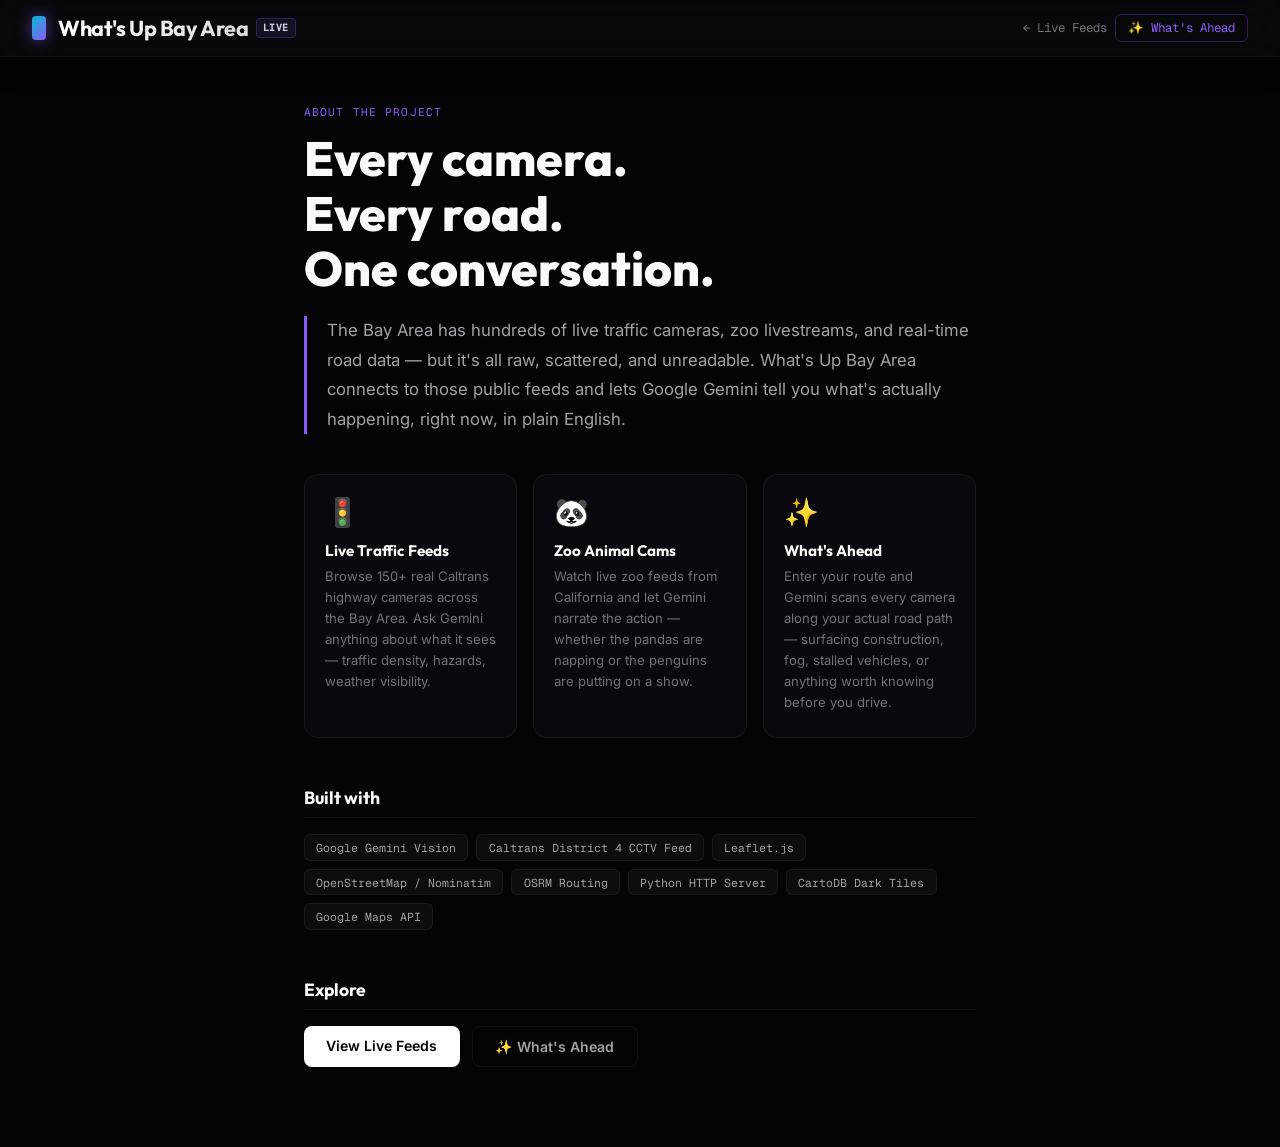
<file: outputs/ui/about.html>
<!DOCTYPE html>
<html lang="en">
<head>
    <meta charset="UTF-8">
    <meta name="viewport" content="width=device-width, initial-scale=1.0">
    <title>About — What's Up Bay Area</title>
    <link rel="preconnect" href="https://fonts.googleapis.com">
    <link rel="preconnect" href="https://fonts.gstatic.com" crossorigin>
    <link href="https://fonts.googleapis.com/css2?family=Geist+Mono:wght@400;500;700&family=Inter:wght@300;400;500;600;700&family=Outfit:wght@500;600;700;800&display=swap" rel="stylesheet">
    <link rel="stylesheet" href="style.css">
    <style>
        body { display: block; }

        .page-header {
            background: var(--glass-bg);
            backdrop-filter: var(--glass-blur);
            border-bottom: 1px solid var(--border-color);
            padding: 0.85rem 2rem;
            display: flex;
            justify-content: space-between;
            align-items: center;
            position: sticky;
            top: 0;
            z-index: 1000;
        }

        .back-link {
            font-size: 0.78rem;
            color: var(--text-muted);
            text-decoration: none;
            font-family: var(--font-mono);
            transition: color 0.2s;
        }
        .back-link:hover { color: var(--text-primary); }

        .about-body {
            max-width: 720px;
            margin: 0 auto;
            padding: 3rem 1.5rem 5rem;
        }

        .about-eyebrow {
            font-family: var(--font-mono);
            font-size: 0.7rem;
            letter-spacing: 0.1em;
            text-transform: uppercase;
            color: var(--accent-violet);
            margin-bottom: 0.75rem;
        }

        .about-headline {
            font-family: var(--font-heading);
            font-size: clamp(2rem, 5vw, 3rem);
            font-weight: 800;
            line-height: 1.15;
            color: var(--text-primary);
            margin-bottom: 1.25rem;
        }

        .about-lead {
            font-size: 1.05rem;
            color: var(--text-secondary);
            line-height: 1.75;
            margin-bottom: 2.5rem;
            border-left: 3px solid var(--accent-violet);
            padding-left: 1.25rem;
        }

        .feature-grid {
            display: grid;
            grid-template-columns: repeat(auto-fit, minmax(200px, 1fr));
            gap: 1rem;
            margin-bottom: 3rem;
        }

        .feature-card {
            background: var(--bg-card);
            border: 1px solid var(--border-color);
            border-radius: 14px;
            padding: 1.25rem 1.25rem 1.5rem;
            transition: border-color 0.2s;
        }
        .feature-card:hover { border-color: var(--border-hover); }

        .feature-icon { font-size: 1.75rem; margin-bottom: 0.75rem; }

        .feature-title {
            font-family: var(--font-heading);
            font-size: 0.95rem;
            font-weight: 700;
            color: var(--text-primary);
            margin-bottom: 0.4rem;
        }

        .feature-desc {
            font-size: 0.82rem;
            color: var(--text-muted);
            line-height: 1.6;
        }

        .section-title {
            font-family: var(--font-heading);
            font-size: 1.1rem;
            font-weight: 700;
            color: var(--text-primary);
            margin-bottom: 1rem;
            padding-bottom: 0.5rem;
            border-bottom: 1px solid var(--border-color);
        }

        .tech-list {
            display: flex;
            flex-wrap: wrap;
            gap: 0.5rem;
            margin-bottom: 3rem;
        }

        .tech-tag {
            font-family: var(--font-mono);
            font-size: 0.72rem;
            color: var(--text-secondary);
            background: rgba(255,255,255,0.04);
            border: 1px solid var(--border-color);
            border-radius: 6px;
            padding: 0.3rem 0.7rem;
        }

        .cta-row {
            display: flex;
            gap: 0.75rem;
            flex-wrap: wrap;
        }

        .cta-btn {
            display: inline-block;
            padding: 0.7rem 1.4rem;
            border-radius: 8px;
            font-size: 0.88rem;
            font-weight: 600;
            text-decoration: none;
            font-family: var(--font-sans);
            transition: opacity 0.2s, background 0.2s;
        }
        .cta-primary { background: #ffffff; color: #000000; }
        .cta-primary:hover { background: #e4e4e7; }
        .cta-secondary { background: transparent; color: var(--text-secondary); border: 1px solid var(--border-color); }
        .cta-secondary:hover { background: rgba(255,255,255,0.04); color: var(--text-primary); }
    </style>
</head>
<body>

<header class="page-header">
    <div class="logo-container">
        <div class="logo-badge"></div>
        <h1>What's Up Bay Area <span class="labs-tag">LIVE</span></h1>
    </div>
    <div style="display:flex;gap:0.5rem;align-items:center;">
        <a href="/" class="back-link">← Live Feeds</a>
        <a href="/scavenger.html" style="font-size:0.78rem;font-family:var(--font-mono);color:var(--accent-violet);text-decoration:none;border:1px solid rgba(139,92,246,0.3);padding:0.3rem 0.75rem;border-radius:6px;transition:background 0.2s;" onmouseover="this.style.background='rgba(139,92,246,0.1)'" onmouseout="this.style.background='transparent'">✨ What's Ahead</a>
    </div>
</header>

<div class="about-body">

    <div class="about-eyebrow">About the project</div>
    <h2 class="about-headline">Every camera.<br>Every road.<br>One conversation.</h2>

    <p class="about-lead">
        The Bay Area has hundreds of live traffic cameras, zoo livestreams, and real-time road data — but it's all raw, scattered, and unreadable. What's Up Bay Area connects to those public feeds and lets Google Gemini tell you what's actually happening, right now, in plain English.
    </p>

    <div class="feature-grid">
        <div class="feature-card">
            <div class="feature-icon">🚦</div>
            <div class="feature-title">Live Traffic Feeds</div>
            <div class="feature-desc">Browse 150+ real Caltrans highway cameras across the Bay Area. Ask Gemini anything about what it sees — traffic density, hazards, weather visibility.</div>
        </div>
        <div class="feature-card">
            <div class="feature-icon">🐼</div>
            <div class="feature-title">Zoo Animal Cams</div>
            <div class="feature-desc">Watch live zoo feeds from California and let Gemini narrate the action — whether the pandas are napping or the penguins are putting on a show.</div>
        </div>
        <div class="feature-card">
            <div class="feature-icon">✨</div>
            <div class="feature-title">What's Ahead</div>
            <div class="feature-desc">Enter your route and Gemini scans every camera along your actual road path — surfacing construction, fog, stalled vehicles, or anything worth knowing before you drive.</div>
        </div>
    </div>

    <div class="section-title">Built with</div>
    <div class="tech-list">
        <span class="tech-tag">Google Gemini Vision</span>
        <span class="tech-tag">Caltrans District 4 CCTV Feed</span>
        <span class="tech-tag">Leaflet.js</span>
        <span class="tech-tag">OpenStreetMap / Nominatim</span>
        <span class="tech-tag">OSRM Routing</span>
        <span class="tech-tag">Python HTTP Server</span>
        <span class="tech-tag">CartoDB Dark Tiles</span>
        <span class="tech-tag">Google Maps API</span>
    </div>

    <div class="section-title">Explore</div>
    <div class="cta-row">
        <a href="/" class="cta-btn cta-primary">View Live Feeds</a>
        <a href="/scavenger.html" class="cta-btn cta-secondary">✨ What's Ahead</a>
    </div>

</div>

</body>
</html>
</file>
<file: outputs/ui/style.css>
@import url('https://fonts.googleapis.com/css2?family=Geist+Mono:wght@400;500;700&family=Inter:wght@300;400;500;600;700&family=Outfit:wght@500;600;700;800&display=swap');

:root {
    --bg-primary: #040406;
    --bg-secondary: #0a0a0f;
    --bg-card: rgba(13, 13, 21, 0.6);
    --border-color: rgba(255, 255, 255, 0.05);
    --border-hover: rgba(139, 92, 246, 0.4); /* Violet accent */
    
    --accent-cyan: #06b6d4;
    --accent-violet: #8b5cf6;
    --accent-pink: #ec4899;
    --accent-green: #10b981;
    --accent-amber: #f59e0b;
    --accent-danger: #f43f5e;
    
    --text-primary: #fafafa;
    --text-secondary: #a1a1aa;
    --text-muted: #71717a;
    
    --glass-blur: blur(16px);
    --glass-bg: rgba(10, 10, 15, 0.7);
    
    --shadow-premium: 0 12px 40px 0 rgba(0, 0, 0, 0.8), inset 0 1px 0 rgba(255, 255, 255, 0.05);
    --shadow-glow: 0 0 20px rgba(139, 92, 246, 0.15);
    
    --font-sans: 'Inter', sans-serif;
    --font-heading: 'Outfit', sans-serif;
    --font-mono: 'Geist Mono', monospace;
}

* {
    margin: 0;
    padding: 0;
    box-sizing: border-box;
    scrollbar-width: thin;
    scrollbar-color: rgba(255, 255, 255, 0.08) transparent;
}

body {
    background-color: var(--bg-primary);
    color: var(--text-primary);
    font-family: var(--font-sans);
    min-height: 100vh;
    overflow-x: hidden;
    display: flex;
    flex-direction: column;
}

/* Scrollbar styling */
::-webkit-scrollbar {
    width: 6px;
    height: 6px;
}
::-webkit-scrollbar-track {
    background: transparent;
}
::-webkit-scrollbar-thumb {
    background: rgba(255, 255, 255, 0.08);
    border-radius: 10px;
}
::-webkit-scrollbar-thumb:hover {
    background: var(--accent-violet);
}

/* Header */
header {
    background: var(--glass-bg);
    backdrop-filter: var(--glass-blur);
    border-bottom: 1px solid var(--border-color);
    padding: 0.85rem 2rem;
    position: sticky;
    top: 0;
    z-index: 1000;
    display: flex;
    justify-content: space-between;
    align-items: center;
    box-shadow: 0 4px 30px rgba(0, 0, 0, 0.4);
}

.logo-container {
    display: flex;
    align-items: center;
    gap: 0.75rem;
}

.logo-badge {
    background: linear-gradient(135deg, var(--accent-cyan), var(--accent-violet));
    width: 14px;
    height: 24px;
    border-radius: 4px;
    box-shadow: 0 0 15px rgba(139, 92, 246, 0.6);
}

h1 {
    font-family: var(--font-heading);
    font-size: 1.35rem;
    font-weight: 700;
    letter-spacing: -0.02em;
    background: linear-gradient(to right, #ffffff, #d4d4d8);
    -webkit-background-clip: text;
    -webkit-text-fill-color: transparent;
    display: flex;
    align-items: center;
    gap: 0.5rem;
}

.labs-tag {
    font-size: 0.65rem;
    font-family: var(--font-mono);
    color: var(--accent-violet);
    background: rgba(139, 92, 246, 0.1);
    border: 1px solid rgba(139, 92, 246, 0.25);
    padding: 0.15rem 0.35rem;
    border-radius: 4px;
    font-weight: 700;
    letter-spacing: 0.05em;
}

/* Feed Selector Header Control */
.feed-selector-wrapper {
    display: flex;
    align-items: center;
    gap: 0.5rem;
    background: rgba(255, 255, 255, 0.02);
    border: 1px solid var(--border-color);
    padding: 0.35rem 0.75rem;
    border-radius: 8px;
}

.feed-selector-label {
    font-size: 0.75rem;
    color: var(--text-muted);
    font-weight: 500;
}

.feed-select-premium {
    background: transparent;
    border: none;
    color: var(--text-primary);
    font-family: var(--font-sans);
    font-size: 0.85rem;
    font-weight: 600;
    cursor: pointer;
    outline: none;
    padding-right: 0.25rem;
}

.feed-select-premium option {
    background: var(--bg-secondary);
    color: var(--text-primary);
}

.stats-container {
    display: flex;
    align-items: center;
    gap: 1.5rem;
}

.stat-item {
    font-size: 0.8rem;
    color: var(--text-secondary);
}

.stat-val {
    color: var(--accent-cyan);
    font-weight: 600;
    margin-left: 0.25rem;
    font-family: var(--font-mono);
}

/* Main Layout */
.app-container {
    display: grid;
    grid-template-columns: 350px 1fr;
    flex: 1;
    height: calc(100vh - 58px);
    overflow: hidden;
}

/* Sidebar */
.sidebar {
    background: var(--bg-secondary);
    border-right: 1px solid var(--border-color);
    padding: 1.25rem;
    display: flex;
    flex-direction: column;
    gap: 1.25rem;
    overflow-y: auto;
}

.search-box {
    position: relative;
}

.search-input {
    width: 100%;
    background: rgba(0, 0, 0, 0.5);
    border: 1px solid var(--border-color);
    border-radius: 8px;
    padding: 0.7rem 0.9rem;
    color: var(--text-primary);
    font-family: var(--font-sans);
    font-size: 0.85rem;
    outline: none;
    transition: all 0.25s cubic-bezier(0.4, 0, 0.2, 1);
}

.search-input:focus {
    border-color: var(--accent-violet);
    box-shadow: 0 0 15px rgba(139, 92, 246, 0.1);
}

.filter-group {
    display: flex;
    flex-direction: column;
    gap: 0.4rem;
}

.filter-label {
    font-size: 0.75rem;
    font-weight: 600;
    text-transform: uppercase;
    letter-spacing: 0.05em;
    color: var(--text-muted);
}

.filter-select {
    width: 100%;
    background: rgba(0, 0, 0, 0.5);
    border: 1px solid var(--border-color);
    border-radius: 8px;
    padding: 0.7rem;
    color: var(--text-primary);
    font-size: 0.85rem;
    outline: none;
    cursor: pointer;
    transition: all 0.25s ease;
}

.filter-select:focus {
    border-color: var(--accent-violet);
}

.active-listing {
    flex: 1;
    display: flex;
    flex-direction: column;
    gap: 0.75rem;
    overflow-y: auto;
    margin-top: 0.5rem;
}

.listing-title {
    font-size: 0.8rem;
    font-weight: 600;
    color: var(--text-secondary);
    letter-spacing: 0.02em;
}

.camera-list-item-container {
    display: flex;
    flex-direction: column;
    gap: 0.5rem;
}

.camera-list-item {
    background: var(--bg-card);
    border: 1px solid var(--border-color);
    border-radius: 8px;
    padding: 0.75rem;
    cursor: pointer;
    transition: all 0.2s ease;
    display: flex;
    flex-direction: column;
    gap: 0.25rem;
}

.camera-list-item:hover {
    border-color: var(--border-hover);
    transform: translateY(-1px);
    background: rgba(255, 255, 255, 0.01);
}

.camera-list-item.selected {
    border-color: var(--accent-violet);
    background: rgba(139, 92, 246, 0.08);
}

.item-name {
    font-size: 0.8rem;
    font-weight: 500;
    color: var(--text-primary);
}

.item-meta {
    font-size: 0.7rem;
    color: var(--text-muted);
    display: flex;
    justify-content: space-between;
}

/* Content Area */
.content-area {
    display: flex;
    flex-direction: column;
    overflow-y: auto;
}

.map-section {
    height: 40%;
    min-height: 280px;
    border-bottom: 1px solid var(--border-color);
    position: relative;
}

#map {
    width: 100%;
    height: 100%;
}

/* Gallery Section */
.gallery-section {
    padding: 1.25rem;
    flex: 1;
    display: flex;
    flex-direction: column;
    gap: 1rem;
}

.gallery-header {
    display: flex;
    justify-content: space-between;
    align-items: center;
}

.gallery-title {
    font-family: var(--font-heading);
    font-size: 1.15rem;
    font-weight: 600;
    letter-spacing: -0.01em;
}

.gallery-grid {
    display: grid;
    grid-template-columns: repeat(auto-fill, minmax(260px, 1fr));
    gap: 1rem;
}

/* Camera Card */
.camera-card {
    background: var(--bg-card);
    border: 1px solid var(--border-color);
    border-radius: 12px;
    overflow: hidden;
    transition: all 0.3s cubic-bezier(0.4, 0, 0.2, 1);
    box-shadow: 0 4px 20px rgba(0, 0, 0, 0.4);
    display: flex;
    flex-direction: column;
}

.camera-card:hover {
    border-color: var(--border-hover);
    transform: translateY(-2px);
    box-shadow: var(--shadow-premium), var(--shadow-glow);
}

.card-img-wrapper {
    position: relative;
    aspect-ratio: 16/10;
    background-color: #020203;
    overflow: hidden;
    cursor: pointer;
}

.card-img {
    width: 100%;
    height: 100%;
    object-fit: cover;
    transition: transform 0.6s cubic-bezier(0.16, 1, 0.3, 1);
}

.camera-card:hover .card-img {
    transform: scale(1.04);
}

.card-badges {
    position: absolute;
    top: 0.5rem;
    right: 0.5rem;
    display: flex;
    gap: 0.35rem;
    align-items: center;
    z-index: 5;
}

.card-badge {
    background: rgba(4, 4, 6, 0.85);
    border: 1px solid var(--border-color);
    padding: 0.2rem 0.45rem;
    border-radius: 4px;
    font-size: 0.65rem;
    font-weight: 600;
    color: var(--accent-cyan);
    letter-spacing: 0.05em;
    text-transform: uppercase;
}

.card-body {
    padding: 0.85rem;
    display: flex;
    flex-direction: column;
    gap: 0.35rem;
}

.card-title {
    font-size: 0.85rem;
    font-weight: 600;
    color: var(--text-primary);
    line-height: 1.3;
}

.card-meta {
    display: flex;
    justify-content: space-between;
    font-size: 0.7rem;
    color: var(--text-muted);
}

.fun-moment-box {
    margin: 0 0.75rem 0.75rem;
    padding: 0.5rem 0.65rem;
    background: rgba(251, 191, 36, 0.07);
    border: 1px solid rgba(251, 191, 36, 0.25);
    border-radius: 8px;
    font-size: 0.72rem;
    color: #fbbf24;
    line-height: 1.45;
    font-style: italic;
    animation: funFadeIn 0.4s ease;
}

@keyframes funFadeIn {
    from { opacity: 0; transform: translateY(4px); }
    to   { opacity: 1; transform: translateY(0); }
}

/* Modal Split Screen Styling */
.modal {
    display: none;
    position: fixed;
    top: 0;
    left: 0;
    width: 100vw;
    height: 100vh;
    background: rgba(2, 2, 3, 0.85);
    backdrop-filter: blur(20px);
    z-index: 2000;
    justify-content: center;
    align-items: center;
    padding: 1.5rem;
    opacity: 0;
    transition: opacity 0.3s cubic-bezier(0.16, 1, 0.3, 1);
}

.modal.show {
    display: flex;
    opacity: 1;
}

.modal-content {
    background: var(--bg-secondary);
    border: 1px solid var(--border-color);
    border-radius: 16px;
    max-width: 1100px;
    width: 100%;
    max-height: 90vh;
    overflow: hidden;
    position: relative;
    box-shadow: var(--shadow-premium);
    transform: scale(0.97);
    transition: transform 0.3s cubic-bezier(0.16, 1, 0.3, 1);
}

.modal.show .modal-content {
    transform: scale(1);
}

.modal-close {
    position: absolute;
    top: 1rem;
    right: 1rem;
    background: rgba(255, 255, 255, 0.03);
    border: 1px solid var(--border-color);
    width: 32px;
    height: 32px;
    border-radius: 50%;
    display: flex;
    justify-content: center;
    align-items: center;
    color: var(--text-secondary);
    font-size: 1rem;
    cursor: pointer;
    transition: all 0.2s ease;
    z-index: 10;
}

.modal-close:hover {
    background: var(--accent-violet);
    color: #ffffff;
    transform: rotate(90deg);
}

/* Split screen layout */
.modal-split-container {
    display: grid;
    grid-template-columns: 1.2fr 1fr;
    height: 100%;
    max-height: 90vh;
}

.modal-left-panel {
    background: #020203;
    display: flex;
    align-items: center;
    justify-content: center;
    border-right: 1px solid var(--border-color);
}

.modal-img-container {
    width: 100%;
    height: 100%;
    aspect-ratio: 16/10;
    max-height: 80vh;
}

.modal-img {
    width: 100%;
    height: 100%;
    object-fit: contain;
}

.modal-youtube-frame {
    width: 100%;
    height: 100%;
    border: none;
    border-radius: 8px;
}

.modal-right-panel {
    padding: 1.5rem;
    display: flex;
    flex-direction: column;
    gap: 1.25rem;
    overflow-y: auto;
    max-height: 90vh;
}

.modal-info-section {
    display: flex;
    flex-direction: column;
    gap: 0.75rem;
    border-bottom: 1px solid var(--border-color);
    padding-bottom: 1rem;
}

.modal-title {
    font-family: var(--font-heading);
    font-size: 1.2rem;
    font-weight: 700;
}

.modal-meta-grid {
    display: grid;
    grid-template-columns: repeat(2, 1fr);
    gap: 0.5rem;
    font-size: 0.8rem;
}

.modal-meta-label {
    color: var(--text-muted);
    font-weight: 500;
}

.modal-meta-value {
    color: var(--text-secondary);
}

/* Intelligence Sandbox Style */
.intelligence-sandbox {
    background: rgba(255, 255, 255, 0.02);
    border: 1px solid var(--border-color);
    border-radius: 10px;
    padding: 1rem;
    display: flex;
    flex-direction: column;
    gap: 0.85rem;
}

.sandbox-header {
    display: flex;
    align-items: center;
    gap: 0.5rem;
}

.sandbox-pulse-dot {
    width: 8px;
    height: 8px;
    background-color: var(--accent-violet);
    border-radius: 50%;
    box-shadow: 0 0 10px var(--accent-violet);
    animation: labs-pulse 2s infinite;
}

@keyframes labs-pulse {
    0% { transform: scale(0.9); opacity: 0.6; }
    50% { transform: scale(1.15); opacity: 1; }
    100% { transform: scale(0.9); opacity: 0.6; }
}

.sandbox-header h4 {
    font-family: var(--font-heading);
    font-size: 0.95rem;
    font-weight: 600;
    letter-spacing: -0.01em;
}

.sandbox-desc {
    font-size: 0.75rem;
    color: var(--text-secondary);
    line-height: 1.4;
}

.sandbox-field-group {
    display: flex;
    flex-direction: column;
    gap: 0.35rem;
}

.sandbox-label {
    font-size: 0.7rem;
    font-weight: 600;
    text-transform: uppercase;
    letter-spacing: 0.04em;
    color: var(--text-muted);
}

.sandbox-select {
    background: #020203;
    border: 1px solid var(--border-color);
    color: var(--text-primary);
    border-radius: 6px;
    padding: 0.55rem;
    font-size: 0.8rem;
    outline: none;
    cursor: pointer;
    font-family: var(--font-sans);
}

.sandbox-select:focus {
    border-color: var(--accent-violet);
}

.sandbox-textarea {
    background: #020203;
    border: 1px solid var(--border-color);
    color: var(--text-primary);
    border-radius: 6px;
    padding: 0.55rem;
    font-size: 0.8rem;
    outline: none;
    resize: none;
    height: 60px;
    font-family: var(--font-sans);
}

.sandbox-textarea:focus {
    border-color: var(--accent-violet);
}

.sandbox-action-btn {
    background: #ffffff;
    color: #000000;
    border: none;
    padding: 0.65rem;
    border-radius: 6px;
    font-size: 0.8rem;
    font-weight: 600;
    cursor: pointer;
    position: relative;
    overflow: hidden;
    transition: all 0.2s ease;
    display: flex;
    justify-content: center;
    align-items: center;
}

.sandbox-action-btn:hover {
    background: #e4e4e7;
    box-shadow: 0 4px 15px rgba(255, 255, 255, 0.1);
}

/* Results Display Box */
.sandbox-result-box {
    background: #020203;
    border: 1px solid var(--border-color);
    border-radius: 6px;
    padding: 0.75rem;
    min-height: 100px;
    max-height: 250px;
    overflow-y: auto;
    font-family: var(--font-mono);
    font-size: 0.75rem;
    line-height: 1.5;
}

.result-placeholder {
    color: var(--text-muted);
    text-align: center;
    padding-top: 1.5rem;
}

.result-loader {
    display: flex;
    flex-direction: column;
    align-items: center;
    gap: 0.5rem;
    padding-top: 1rem;
    color: var(--text-secondary);
}

.labs-spinner {
    width: 20px;
    height: 20px;
    border: 2px solid rgba(139, 92, 246, 0.1);
    border-top: 2px solid var(--accent-violet);
    border-radius: 50%;
    animation: labs-spin 0.8s linear infinite;
}

@keyframes labs-spin {
    0% { transform: rotate(0deg); }
    100% { transform: rotate(360deg); }
}

.result-body {
    color: #e4e4e7;
    white-space: pre-wrap;
}

/* Shimmer/Empty states */
.shimmer {
    background: linear-gradient(90deg, rgba(255, 255, 255, 0.02) 25%, rgba(255, 255, 255, 0.06) 50%, rgba(255, 255, 255, 0.02) 75%);
    background-size: 200% 100%;
    animation: loading-shimmer 1.5s infinite;
}

@keyframes loading-shimmer {
    0% { background-position: 200% 0; }
    100% { background-position: -200% 0; }
}

.empty-state {
    grid-column: 1 / -1;
    text-align: center;
    padding: 2.5rem;
    color: var(--text-muted);
    font-size: 0.85rem;
    border: 1px dashed var(--border-color);
    border-radius: 8px;
}

/* Leaflet Info Window styling overrides */
.gm-style .gm-style-iw-c {
    background-color: var(--bg-secondary) !important;
    border: 1px solid var(--border-color) !important;
    border-radius: 10px !important;
    box-shadow: var(--shadow-premium) !important;
}

.gm-style .gm-style-iw-t::after {
    background: var(--bg-secondary) !important;
    border-left: 1px solid var(--border-color) !important;
    border-bottom: 1px solid var(--border-color) !important;
}

.gm-style .gm-style-iw-d {
    overflow: hidden !important;
}

/* Responsive split modal */
@media (max-width: 900px) {
    .app-container {
        grid-template-columns: 1fr;
        height: auto;
        overflow: visible;
    }
    
    .sidebar {
        height: 380px;
        border-right: none;
        border-bottom: 1px solid var(--border-color);
    }
    
    .content-area {
        height: auto;
        overflow: visible;
    }
    
    .map-section {
        height: 320px;
    }
    
    .modal-split-container {
        grid-template-columns: 1fr;
        max-height: 85vh;
        overflow-y: auto;
    }
    
    .modal-left-panel {
        border-right: none;
        border-bottom: 1px solid var(--border-color);
        max-height: 300px;
    }
    
    .modal-right-panel {
        max-height: none;
    }
}

/* Count Badge styles */
.count-badge {
    background: rgba(10, 10, 15, 0.85);
    border: 1px solid var(--border-color);
    padding: 0.2rem 0.45rem;
    border-radius: 4px;
    font-size: 0.65rem;
    font-weight: 600;
    backdrop-filter: var(--glass-blur);
    display: flex;
    align-items: center;
    gap: 4px;
    box-shadow: 0 4px 10px rgba(0,0,0,0.3);
}

.count-badge.traffic-accent {
    border-color: rgba(6, 182, 212, 0.4);
    color: var(--accent-cyan);
}

.count-badge.zoo-accent {
    border-color: rgba(139, 92, 246, 0.4);
    color: var(--accent-violet);
}

/* Sidebar List Count Badge styles */
.list-count-badge {
    font-size: 0.65rem;
    font-weight: 600;
    padding: 0.15rem 0.4rem;
    border-radius: 4px;
    font-family: var(--font-mono);
    white-space: nowrap;
}

.list-count-badge.traffic-accent {
    background: rgba(6, 182, 212, 0.1);
    border: 1px solid rgba(6, 182, 212, 0.25);
    color: var(--accent-cyan);
}

.list-count-badge.zoo-accent {
    background: rgba(139, 92, 246, 0.1);
    border: 1px solid rgba(139, 92, 246, 0.25);
    color: var(--accent-violet);
}

/* Safety Badge styles */
.safety-badge {
    background: rgba(10, 10, 15, 0.85);
    border: 1px solid var(--border-color);
    padding: 0.2rem 0.45rem;
    border-radius: 4px;
    font-size: 0.65rem;
    font-weight: 600;
    backdrop-filter: var(--glass-blur);
    display: flex;
    align-items: center;
    gap: 4px;
    box-shadow: 0 4px 10px rgba(0,0,0,0.3);
}

.safety-badge.safety-safe {
    border-color: rgba(16, 185, 129, 0.4);
    color: var(--accent-green);
}

.safety-badge.safety-warning {
    border-color: rgba(245, 158, 11, 0.4);
    color: var(--accent-amber);
}

.safety-badge.safety-danger {
    border-color: rgba(244, 63, 94, 0.4);
    color: var(--accent-danger);
}

/* Sidebar List Safety Badge styles */
.list-safety-badge {
    font-size: 0.65rem;
    font-weight: 600;
    padding: 0.15rem 0.4rem;
    border-radius: 4px;
    font-family: var(--font-mono);
    white-space: nowrap;
}

.list-safety-badge.safety-safe {
    background: rgba(16, 185, 129, 0.1);
    border: 1px solid rgba(16, 185, 129, 0.25);
    color: var(--accent-green);
}

.list-safety-badge.safety-warning {
    background: rgba(245, 158, 11, 0.1);
    border: 1px solid rgba(245, 158, 11, 0.25);
    color: var(--accent-amber);
}

.list-safety-badge.safety-danger {
    background: rgba(244, 63, 94, 0.1);
    border: 1px solid rgba(244, 63, 94, 0.25);
    color: var(--accent-danger);
}

/* ── Air Quality Badge (card overlay) ─────────────────────────── */
.aqi-badge {
    background: rgba(10, 10, 15, 0.85);
    border: 1px solid var(--border-color);
    padding: 0.2rem 0.45rem;
    border-radius: 4px;
    font-size: 0.65rem;
    font-weight: 600;
    backdrop-filter: var(--glass-blur);
    display: flex;
    align-items: center;
    gap: 4px;
    box-shadow: 0 4px 10px rgba(0,0,0,0.3);
}

.aqi-badge.aqi-good          { border-color: rgba(16,185,129,0.5);  color: #10b981; }
.aqi-badge.aqi-moderate      { border-color: rgba(234,179,8,0.5);   color: #eab308; }
.aqi-badge.aqi-sensitive     { border-color: rgba(245,158,11,0.5);  color: #f59e0b; }
.aqi-badge.aqi-unhealthy     { border-color: rgba(239,68,68,0.5);   color: #ef4444; }
.aqi-badge.aqi-very-unhealthy{ border-color: rgba(168,85,247,0.5);  color: #a855f7; }
.aqi-badge.aqi-hazardous     { border-color: rgba(185,28,28,0.5);   color: #b91c1c; }

/* ── Air Quality Badge (sidebar list) ─────────────────────────── */
.list-aqi-badge {
    font-size: 0.65rem;
    font-weight: 600;
    padding: 0.15rem 0.4rem;
    border-radius: 4px;
    font-family: var(--font-mono);
    white-space: nowrap;
}

.list-aqi-badge.aqi-good          { background: rgba(16,185,129,0.1);  border: 1px solid rgba(16,185,129,0.3);  color: #10b981; }
.list-aqi-badge.aqi-moderate      { background: rgba(234,179,8,0.1);   border: 1px solid rgba(234,179,8,0.3);   color: #eab308; }
.list-aqi-badge.aqi-sensitive     { background: rgba(245,158,11,0.1);  border: 1px solid rgba(245,158,11,0.3);  color: #f59e0b; }
.list-aqi-badge.aqi-unhealthy     { background: rgba(239,68,68,0.1);   border: 1px solid rgba(239,68,68,0.3);   color: #ef4444; }
.list-aqi-badge.aqi-very-unhealthy{ background: rgba(168,85,247,0.1);  border: 1px solid rgba(168,85,247,0.3); color: #a855f7; }
.list-aqi-badge.aqi-hazardous     { background: rgba(185,28,28,0.1);   border: 1px solid rgba(185,28,28,0.3);   color: #b91c1c; }
</file>
